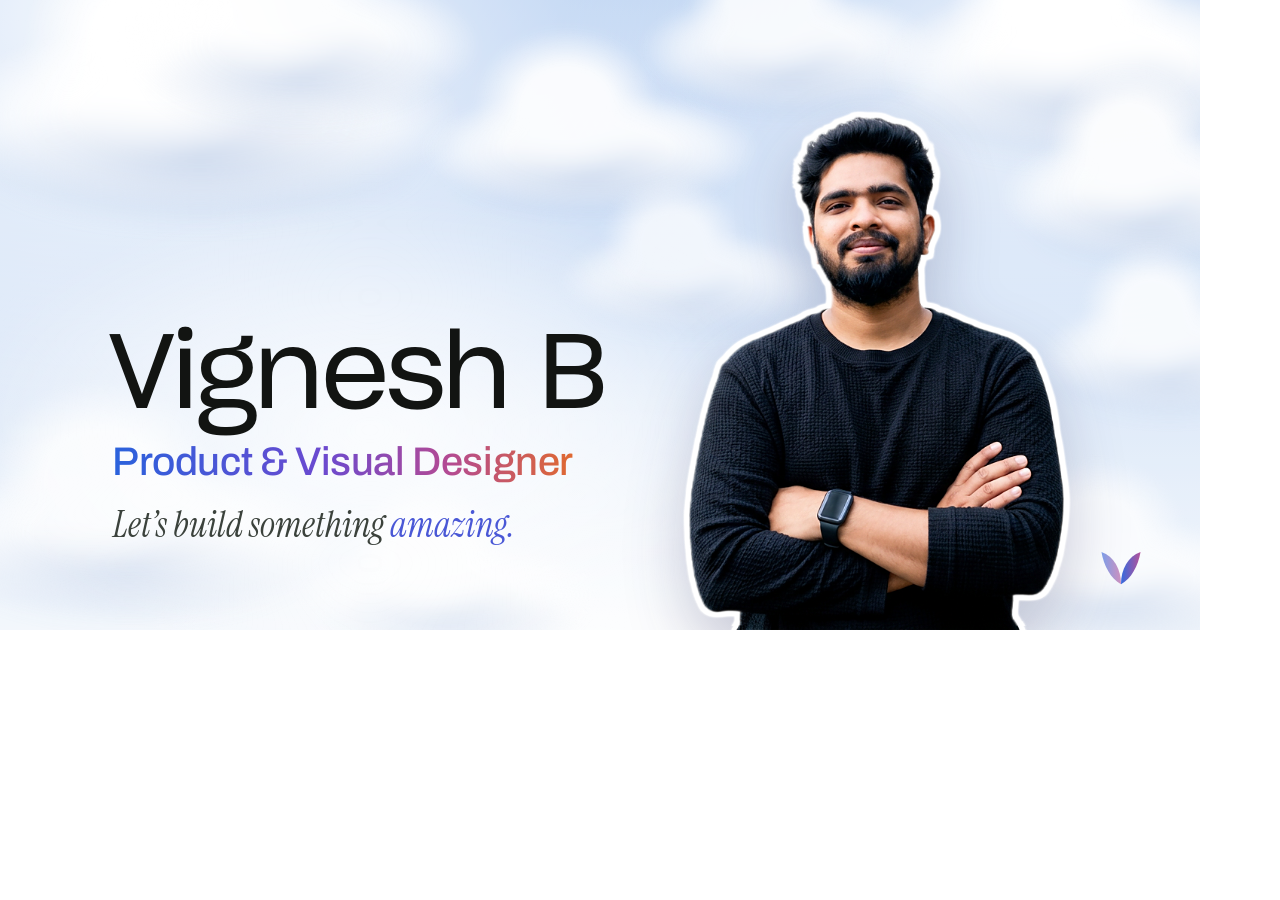
<file: assets/og-card-v2.html>
<!doctype html>
<!-- OG card, v2 palette. Render at 1200×630:
     ?v=a  → recoloured version of the current card (sky band + paper band)
     ?v=b  → same content, with the portrait-window streak lines behind the photo -->
<html><head><meta charset="utf-8">
<link href="https://fonts.googleapis.com/css2?family=Archivo:wdth,wght@62..125,300..700&family=Instrument+Serif:ital@0;1&display=swap" rel="stylesheet">
<style>
@font-face{font-family:'Sharp Grotesk Book 20';src:url(fonts/SharpGrotesk-Book20.woff2) format('woff2');font-weight:400}
*{margin:0;padding:0;box-sizing:border-box}
html,body{width:1200px;height:630px;overflow:hidden;background:#fff}
.card{position:relative;width:1200px;height:630px;overflow:hidden;background:#faf7f3;font-family:'Archivo',sans-serif;color:#121412}
/* top band: the soft sky */
.sky{position:absolute;inset:0;
  background:
    radial-gradient(90% 120% at 12% 0%,rgba(255,255,255,.9) 0%,rgba(255,255,255,0) 60%),
    radial-gradient(70% 90% at 85% 10%,rgba(255,255,255,.75) 0%,rgba(255,255,255,0) 55%),
    radial-gradient(60% 80% at 50% 110%,rgba(255,255,255,.95) 0%,rgba(255,255,255,0) 70%),
    linear-gradient(180deg,#8fb5ea 0%,#c6daf5 50%,#eef4fb 100%)}
.cloud{position:absolute;border-radius:999px;background:radial-gradient(closest-side,#fff 0%,#fff 48%,rgba(255,255,255,.7) 72%,rgba(255,255,255,0));filter:blur(5px)}
/* lit puff on top, cool shaded underside — so the puffs read as cumulus, not haze */
.cloud::after{content:'';position:absolute;left:16%;top:-52%;width:54%;height:125%;border-radius:999px;background:radial-gradient(closest-side,#fff 0%,#fff 50%,rgba(255,255,255,0))}
.cloud::before{content:'';position:absolute;left:6%;right:6%;top:38%;height:72%;border-radius:999px;background:radial-gradient(closest-side,rgba(168,190,225,.55),rgba(168,190,225,0));filter:blur(8px)}
.sky i{position:absolute;inset:0;background:url(about-cloud.jpg) center/cover;opacity:.3;mix-blend-mode:screen}
/* bottom band: paper */
.paper{position:absolute;left:0;right:0;top:300px;bottom:0;background:#faf7f3}
.paper::before{content:'';position:absolute;inset:0;opacity:.07;mix-blend-mode:multiply;
  background-image:url("data:image/svg+xml,%3Csvg xmlns='http://www.w3.org/2000/svg' width='300' height='300'%3E%3Cfilter id='p'%3E%3CfeTurbulence type='fractalNoise' baseFrequency='.035' numOctaves='4' seed='3'/%3E%3C/filter%3E%3Crect width='300' height='300' filter='url(%23p)'/%3E%3C/svg%3E")}
/* the gradient band between the two, like the roles line */
.rule{position:absolute;left:0;right:0;top:298px;height:3px;background:linear-gradient(90deg,#2a62dc,#6a4ad0 42%,#b24a95 68%,#e0692f)}
.copy{position:absolute;left:112px;top:330px}
.glow{position:absolute;left:-40px;top:200px;width:820px;height:460px;border-radius:50%;background:radial-gradient(closest-side,rgba(255,255,255,.85),rgba(255,255,255,.45) 55%,rgba(255,255,255,0));filter:blur(18px)}
.name{font-family:'Sharp Grotesk Book 20','Archivo',sans-serif;font-stretch:112%;font-size:104px;line-height:.92;letter-spacing:-.03em;color:#121412;margin-left:-5px}
.copy{text-align:left}
.role{margin-top:14px;font-size:40px;font-weight:500;letter-spacing:-.01em;
  background:linear-gradient(90deg,#2a62dc,#6a4ad0 45%,#b24a95 72%,#e0692f);-webkit-background-clip:text;background-clip:text;color:transparent;
  display:inline-block;padding-right:.06em}
.tag{margin-top:18px;margin-left:1px;font-family:'Instrument Serif',serif;font-style:italic;font-size:36px;color:#3b423c}
.tag b{font-weight:400;color:#4a58d6}
/* portrait: a cut-out sticker standing on the paper */
.who{position:absolute;right:88px;bottom:0;width:470px;height:560px}
.who img{position:absolute;left:50%;bottom:0;transform:translateX(-50%);height:560px;width:auto;
  filter:drop-shadow(0 0 0 #fff) drop-shadow(0 0 0 #fff) drop-shadow(0 0 1px #fff) drop-shadow(4px 0 0 #fff) drop-shadow(-4px 0 0 #fff) drop-shadow(0 4px 0 #fff) drop-shadow(0 -4px 0 #fff) drop-shadow(0 26px 30px rgba(30,30,80,.22))}
/* streaks (variant b): the portrait-window lines from the About section */
.streaks{display:none;position:absolute;left:640px;right:20px;top:40px;height:560px;
  -webkit-mask-image:radial-gradient(55% 60% at 50% 55%,#000 35%,transparent 100%);mask-image:radial-gradient(55% 60% at 50% 55%,#000 35%,transparent 100%);
  background:repeating-linear-gradient(90deg,rgba(110,125,225,0) 0 26px,rgba(110,125,225,.5) 26px 31px,rgba(110,125,225,0) 31px 78px,rgba(190,140,230,.42) 78px 81px,rgba(110,125,225,0) 81px 160px);
  filter:blur(1.2px)}
body.b .streaks{display:block}
body.b .who img{filter:drop-shadow(0 0 1px #fff) drop-shadow(4px 0 0 #fff) drop-shadow(-4px 0 0 #fff) drop-shadow(0 4px 0 #fff) drop-shadow(0 -4px 0 #fff) drop-shadow(0 26px 30px rgba(30,30,80,.22))}
.mark{position:absolute;right:56px;bottom:40px;width:46px;height:46px}
.url{position:absolute;left:112px;bottom:38px;font-family:ui-monospace,'Geist Mono',monospace;font-size:15px;letter-spacing:.18em;text-transform:uppercase;color:#6a746c}
</style></head>
<body>
<div class="card">
  <div class="sky"><i></i>
    <span class="cloud" style="left:-60px;top:20px;width:520px;height:190px"></span>
    <span class="cloud" style="left:120px;top:-30px;width:360px;height:150px;opacity:.9"></span>
    <span class="cloud" style="left:420px;top:90px;width:340px;height:120px;opacity:.9"></span>
    <span class="cloud" style="left:640px;top:-10px;width:300px;height:120px;opacity:.85"></span>
    <span class="cloud" style="left:880px;top:-20px;width:420px;height:170px"></span>
    <span class="cloud" style="left:1000px;top:130px;width:300px;height:130px;opacity:.9"></span>
    <span class="cloud" style="left:1040px;top:300px;width:260px;height:110px;opacity:.8"></span>
    <span class="cloud" style="left:560px;top:230px;width:260px;height:100px;opacity:.7"></span>
    <span class="cloud" style="left:-80px;top:460px;width:420px;height:150px;opacity:.8"></span>
    <span class="cloud" style="left:300px;top:540px;width:300px;height:110px;opacity:.7"></span>
    <span class="cloud" style="left:960px;top:520px;width:320px;height:120px;opacity:.75"></span>
  </div>
  <div class="glow"></div>
  <div class="streaks"></div>
  <div class="copy">
    <div class="name">Vignesh B</div>
    <div class="role">Product &amp; Visual Designer</div>
    <div class="tag">Let’s build something <b>amazing.</b></div>
  </div>
  <div class="who"><img src="vignesh-cutout.png" alt=""></div>
  <svg class="mark" viewBox="0 0 80 80" fill="none"><defs><linearGradient id="g" x1="0" x2="1"><stop offset="0" stop-color="#2a62dc"/><stop offset="1" stop-color="#b24a95"/></linearGradient></defs>
    <path d="M40 70 C40 44 52 22 74 14 C70 38 58 60 40 70 Z" fill="url(#g)" opacity=".95"/>
    <path d="M40 70 C40 44 28 22 6 14 C10 38 22 60 40 70 Z" fill="url(#g)" opacity=".6"/></svg>
</div>
<script>if(/[?&]v=b/.test(location.search))document.body.classList.add('b');</script>
</body></html>
</file>
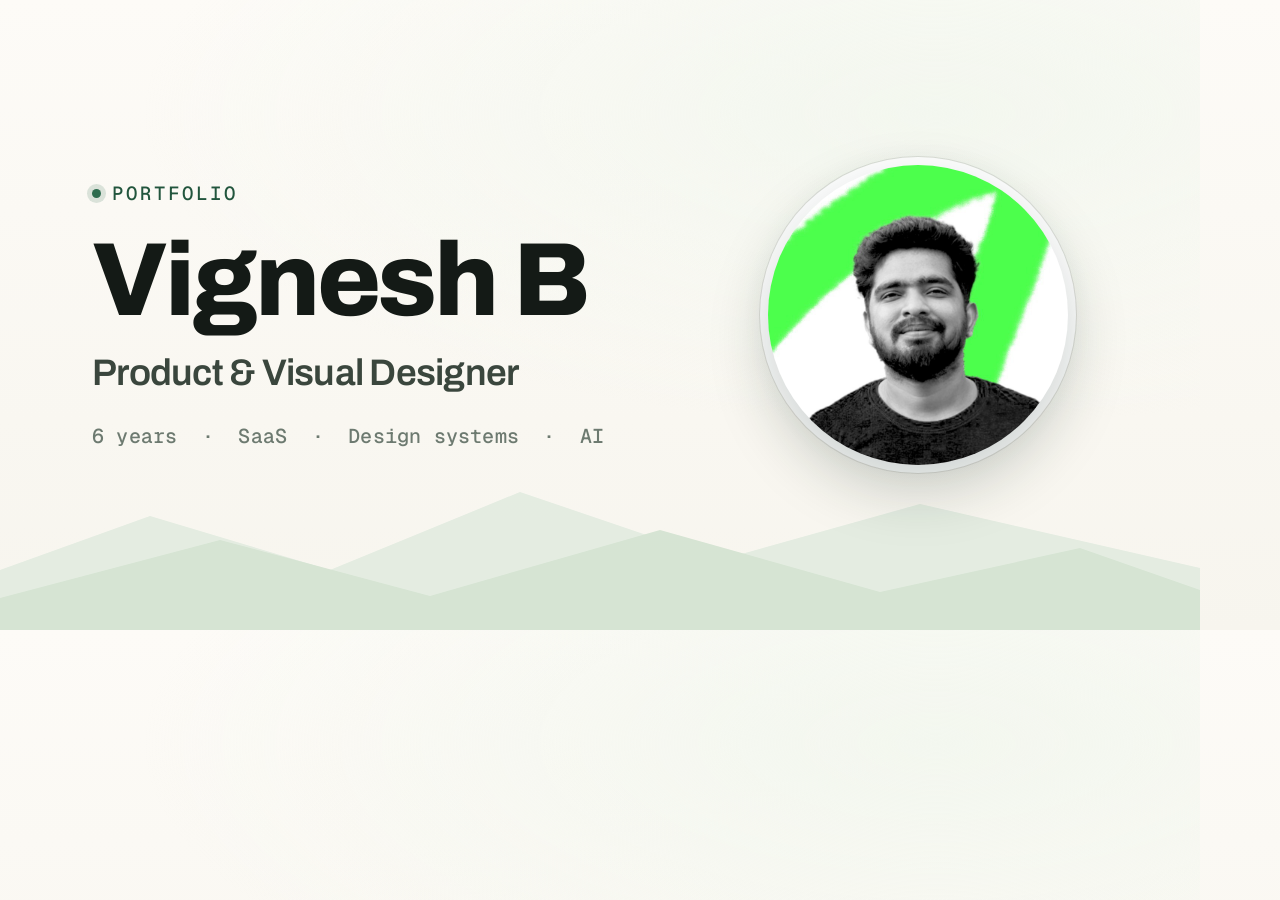
<file: assets/og-card.html>
<!doctype html>
<html lang="en">
<head>
<meta charset="utf-8">
<style>
  @import url('https://fonts.googleapis.com/css2?family=Archivo:wght@500;600;800&family=Instrument+Serif:ital@0;1&family=Geist+Mono:wght@500&display=swap');
  *{margin:0;padding:0;box-sizing:border-box}
  html,body{width:1200px;height:630px}
  body{
    position:relative;overflow:hidden;
    background:
      radial-gradient(120% 90% at 78% 18%, #f3f7ef 0%, rgba(243,247,239,0) 55%),
      linear-gradient(180deg,#fdfbf7 0%,#f7f5ee 100%);
    font-family:'Archivo',-apple-system,BlinkMacSystemFont,sans-serif;
    color:#141a16;
    display:flex;align-items:center;
    padding:0 92px;
  }
  /* brand ridge motif at the bottom, echoing the site's mountains */
  .ridge{position:absolute;left:0;right:0;bottom:0;width:100%;height:210px;opacity:.9}
  .ridge svg{display:block;width:100%;height:100%}

  .content{position:relative;z-index:2;flex:1;max-width:640px}
  .kicker{
    font-family:'Geist Mono',ui-monospace,monospace;
    font-size:19px;font-weight:500;letter-spacing:.16em;text-transform:uppercase;
    color:#22553d;display:flex;align-items:center;gap:11px;margin-bottom:26px;
  }
  .kicker .dot{width:9px;height:9px;border-radius:50%;background:#2f6d4f;box-shadow:0 0 0 5px rgba(47,109,79,.16)}
  .name{
    font-size:104px;font-weight:800;line-height:.94;letter-spacing:-.03em;color:#141a16;
  }
  .name em{font-family:'Instrument Serif',serif;font-style:italic;font-weight:400;color:#22553d}
  .role{font-size:37px;font-weight:600;letter-spacing:-.02em;color:#3a463d;margin-top:24px}
  .meta{
    font-family:'Geist Mono',ui-monospace,monospace;
    font-size:20px;font-weight:500;color:#6d7a70;margin-top:30px;letter-spacing:.01em;
  }

  .portrait-wrap{position:relative;z-index:2;margin-left:36px;flex:0 0 auto}
  .halo{
    position:absolute;inset:-26px;border-radius:50%;
    background:radial-gradient(circle,rgba(34,85,61,.16) 0%,rgba(34,85,61,0) 70%);
  }
  .portrait{
    width:300px;height:300px;border-radius:50%;display:block;position:relative;
    object-fit:cover;background:#fff;
    box-shadow:0 24px 60px rgba(20,40,30,.22),
               0 0 0 8px #fff, 0 0 0 9px rgba(20,26,22,.10);
  }
</style>
</head>
<body>
  <div class="content">
    <div class="kicker"><span class="dot"></span>Portfolio</div>
    <div class="name">Vignesh&nbsp;B</div>
    <div class="role">Product &amp; Visual Designer</div>
    <div class="meta">6 years&nbsp;&nbsp;·&nbsp;&nbsp;SaaS&nbsp;&nbsp;·&nbsp;&nbsp;Design systems&nbsp;&nbsp;·&nbsp;&nbsp;AI</div>
  </div>

  <div class="portrait-wrap">
    <div class="halo"></div>
    <img class="portrait" src="portrait-og.jpg" alt="Vignesh B">
  </div>

  <div class="ridge" aria-hidden="true">
    <svg viewBox="0 0 1200 210" preserveAspectRatio="none" xmlns="http://www.w3.org/2000/svg">
      <path d="M0,150 L150,96 L330,150 L520,72 L720,140 L920,84 L1200,148 L1200,210 L0,210 Z" fill="#e2ece0"/>
      <path d="M0,178 L220,120 L430,176 L660,110 L880,172 L1080,128 L1200,170 L1200,210 L0,210 Z" fill="#d3e3d1"/>
    </svg>
  </div>
</body>
</html>
</file>
